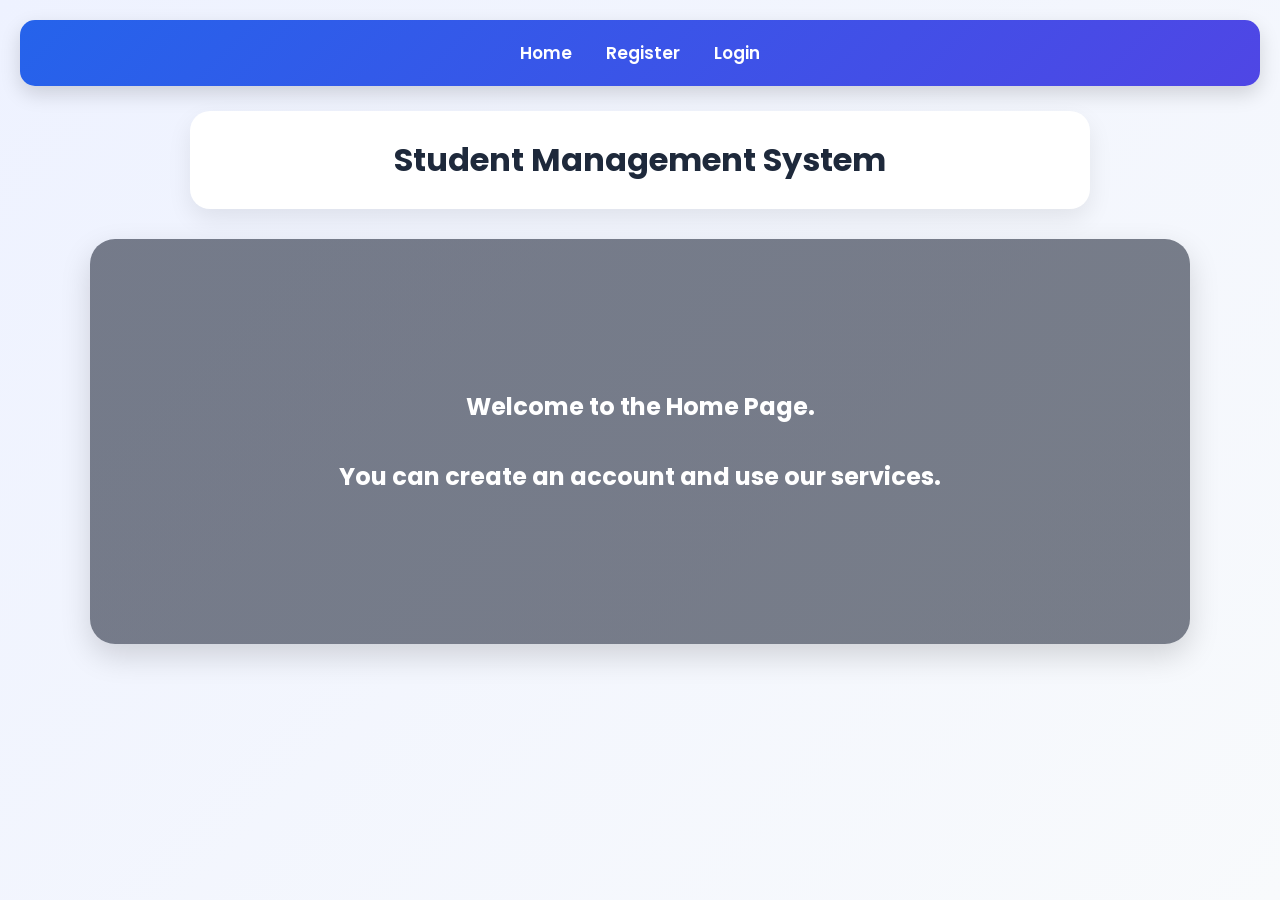
<file: index.html>
<!DOCTYPE html>
<html lang="en">
<head>
    <meta charset="UTF-8">
    <meta name="viewport" content="width=device-width, initial-scale=1.0">
    <title>Home</title>
    <link rel="stylesheet" href="styles.css">
</head>
<body>
    <nav>
        <a href="index.html">Home</a>
        <a href="Register.html">Register</a>
        <a href="Login.html">Login</a>
    </nav>
    
    <h1 id="title">Student Management System</h1>
    <h2 id="content">Welcome to the Home Page.<br><br>
    You can create an account and use our services.</h2>    
</body>
</html>
</file>
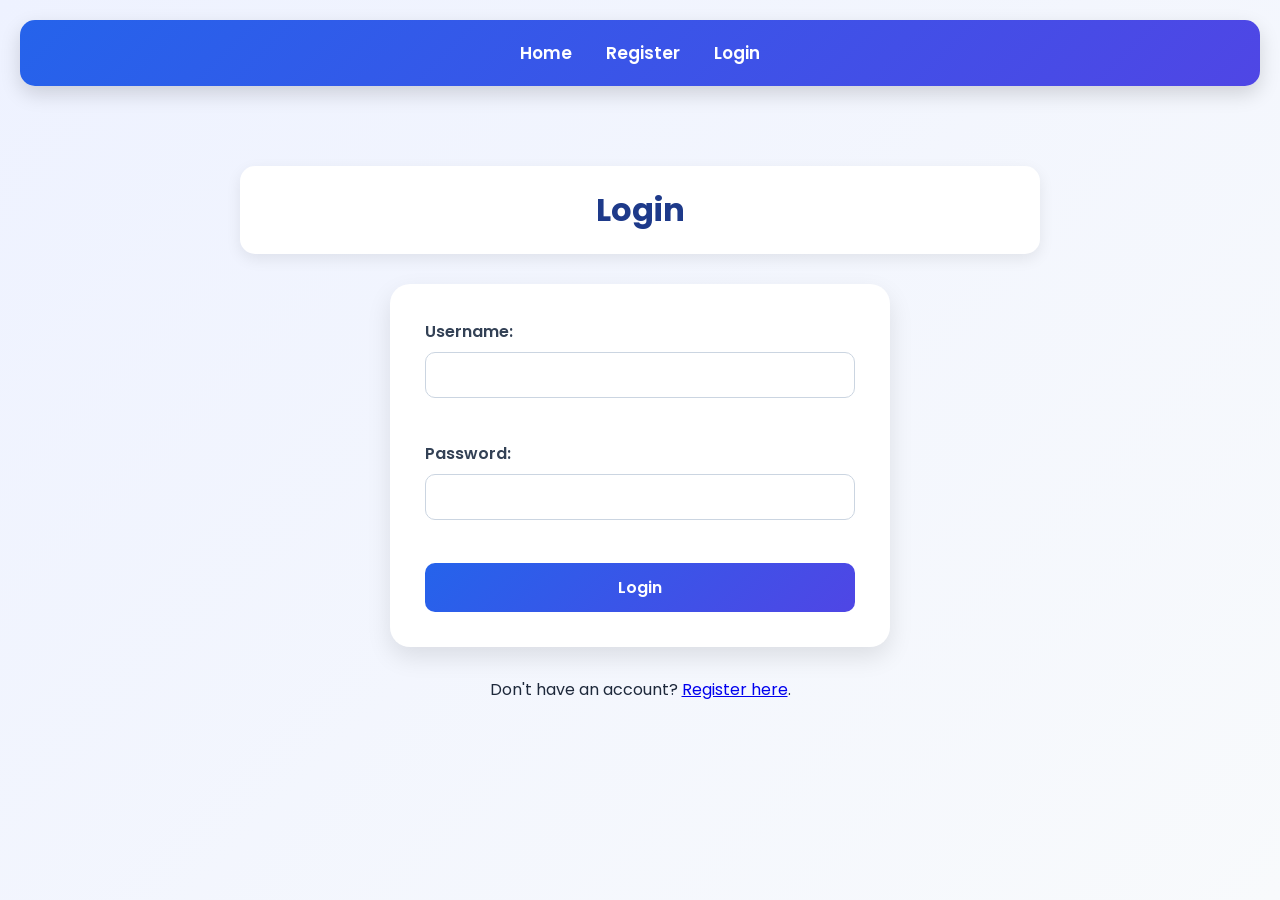
<file: Login.html>
<!DOCTYPE html>
<html lang="en">
<head>
    <meta charset="UTF-8">
    <meta name="viewport" content="width=device-width, initial-scale=1.0">
    <title>Login</title>
    <link rel="stylesheet" href="styles.css">
</head>
<body>
    <nav>
        <a href="index.html">Home</a>
        <a href="Register.html">Register</a>
        <a href="Login.html">Login</a>
    </nav>
    <br><br>
    <h1 id="reg">Login</h1>
    <form id="login-form">
        <label for="username">Username:</label>
        <input type="text" id="username" name="username"><br><br>
        <p id="login-username-error"></p>
        <label for="password">Password:</label>
        <input type="password" id="password" name="password"><br><br>
        <p id="login-password-error"></p>
        <input type="submit" value="Login">
    </form>
    <p id="tologin">Don't have an account? <a href="Register.html">Register here</a>.</p>
    <script src="script2.js"></script>
</body>
</html>
</file>
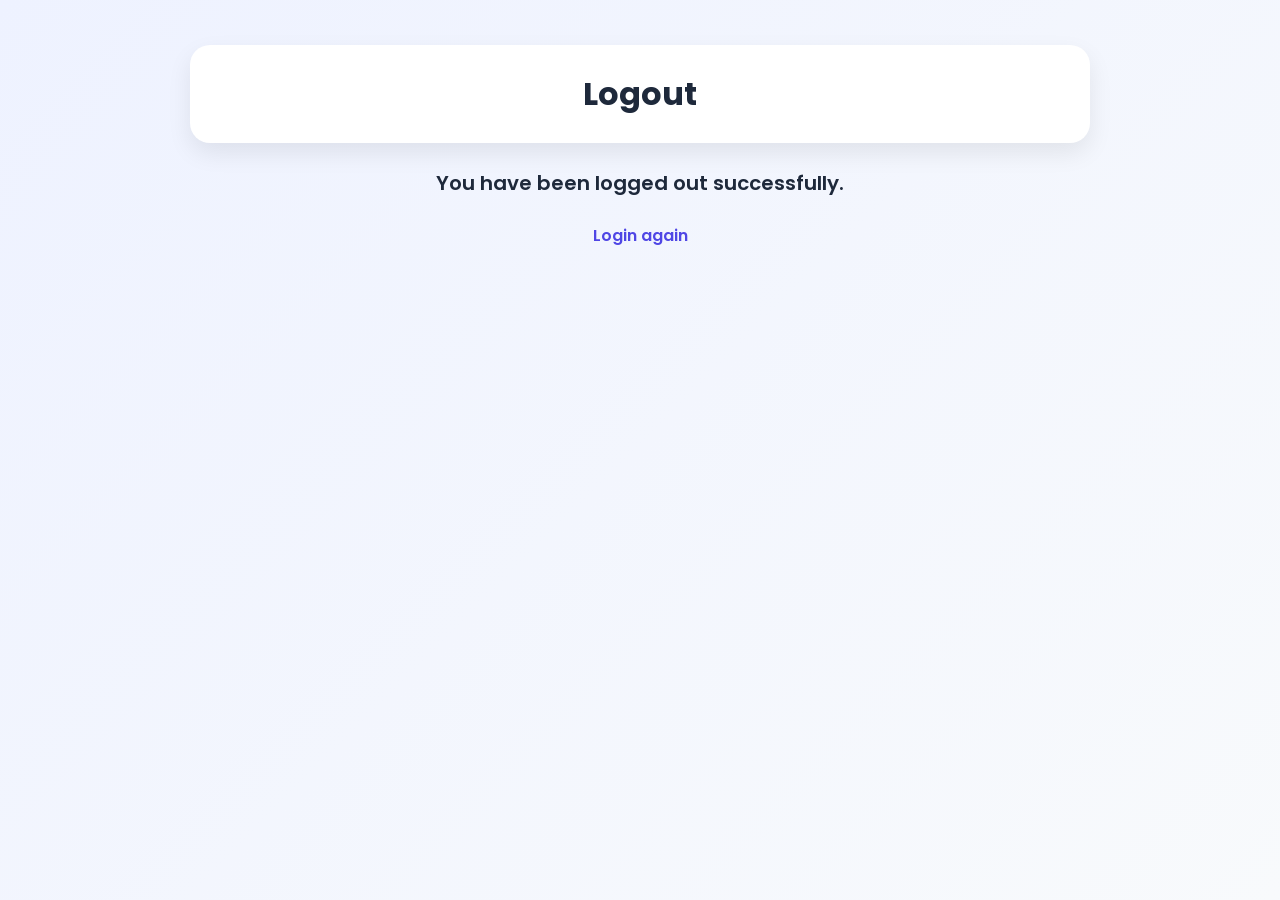
<file: logout.html>
<!DOCTYPE html>
<html lang="en">
<head>
    <meta charset="UTF-8">
    <meta name="viewport" content="width=device-width, initial-scale=1.0">
    <title>Logout</title>
    <link rel="stylesheet" href="styles.css">
    
</head>
<body>
    <h1 id="title">Logout</h1>
    <p id="logout">You have been logged out successfully.</p>
    <a id="login-link" href="Login.html">Login again</a>
    <script src="script2.js"></script>
</body>
</html>
</file>
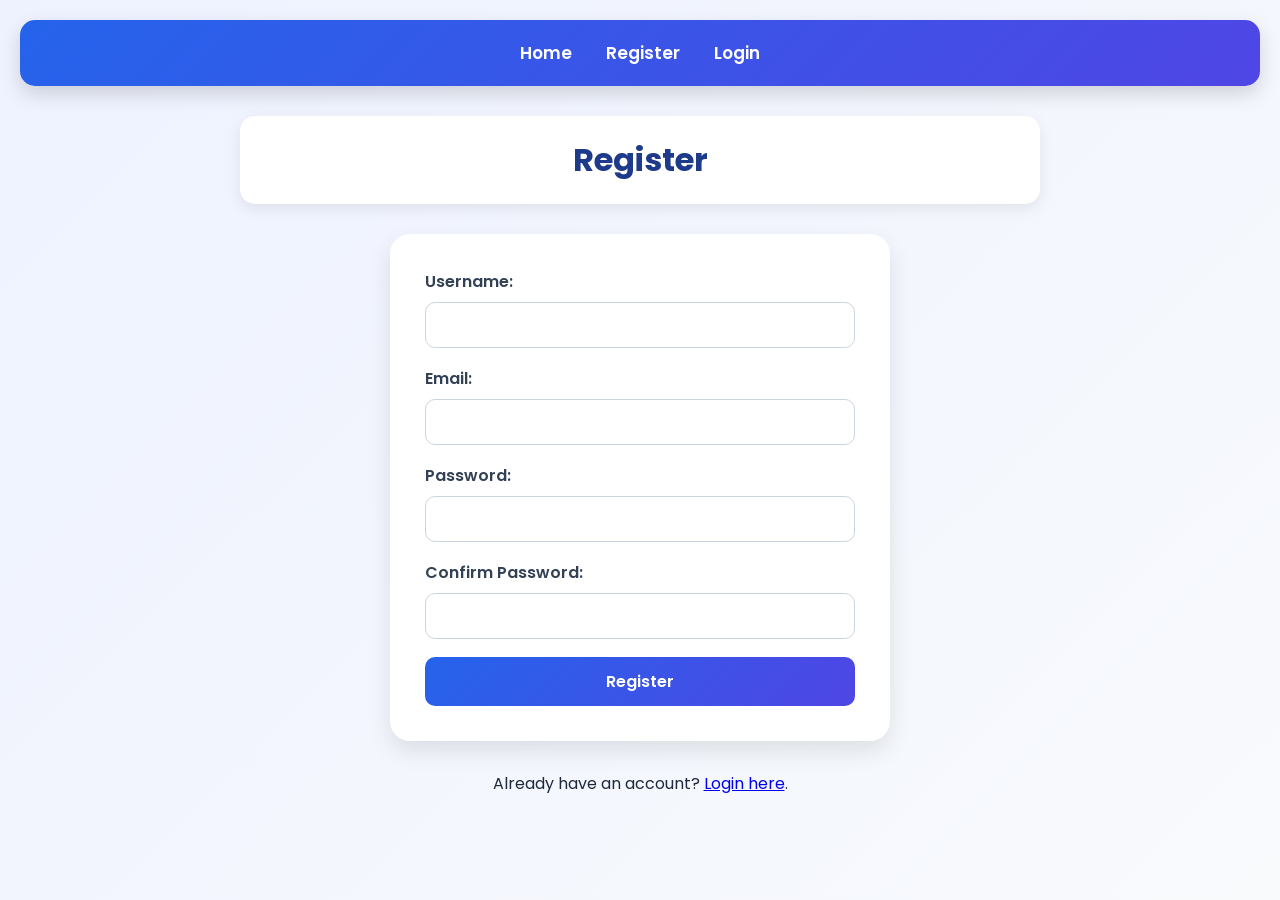
<file: Register.html>
<!DOCTYPE html>
<html lang="en">
<head>
    <meta charset="UTF-8">
    <meta name="viewport" content="width=device-width, initial-scale=1.0">
    <title>Register</title>
    <link rel="stylesheet" href="styles.css">
</head>
<body>
    <nav>
        <a href="index.html">Home</a>
        <a href="Register.html">Register</a>
        <a href="Login.html">Login</a>
    </nav>
    <h1 id="reg">Register</h1>   
    <form id="reg-form">
        <label for="username">Username:</label>
        <input type="text" id="username" name="username">
        <p id="username-error"></p>
        <label for="email">Email:</label>
        <input type="email" id="email" name="email">
        <p id="email-error"></p>
        <label for="password">Password:</label>
        <input type="password" id="password" name="password">
        <p id="password-error"></p>
        <label for="confirm_password">Confirm Password:</label>
        <input type="password" id="confirm_password" name="confirm_password">
        <p id="confirm-password-error"></p>
        <input type="submit" value="Register">

    </form>
    <p id="tologin">Already have an account? <a href="Login.html">Login here</a>.</p>

    <script src="script2.js"></script>
</body>
</html>
</file>
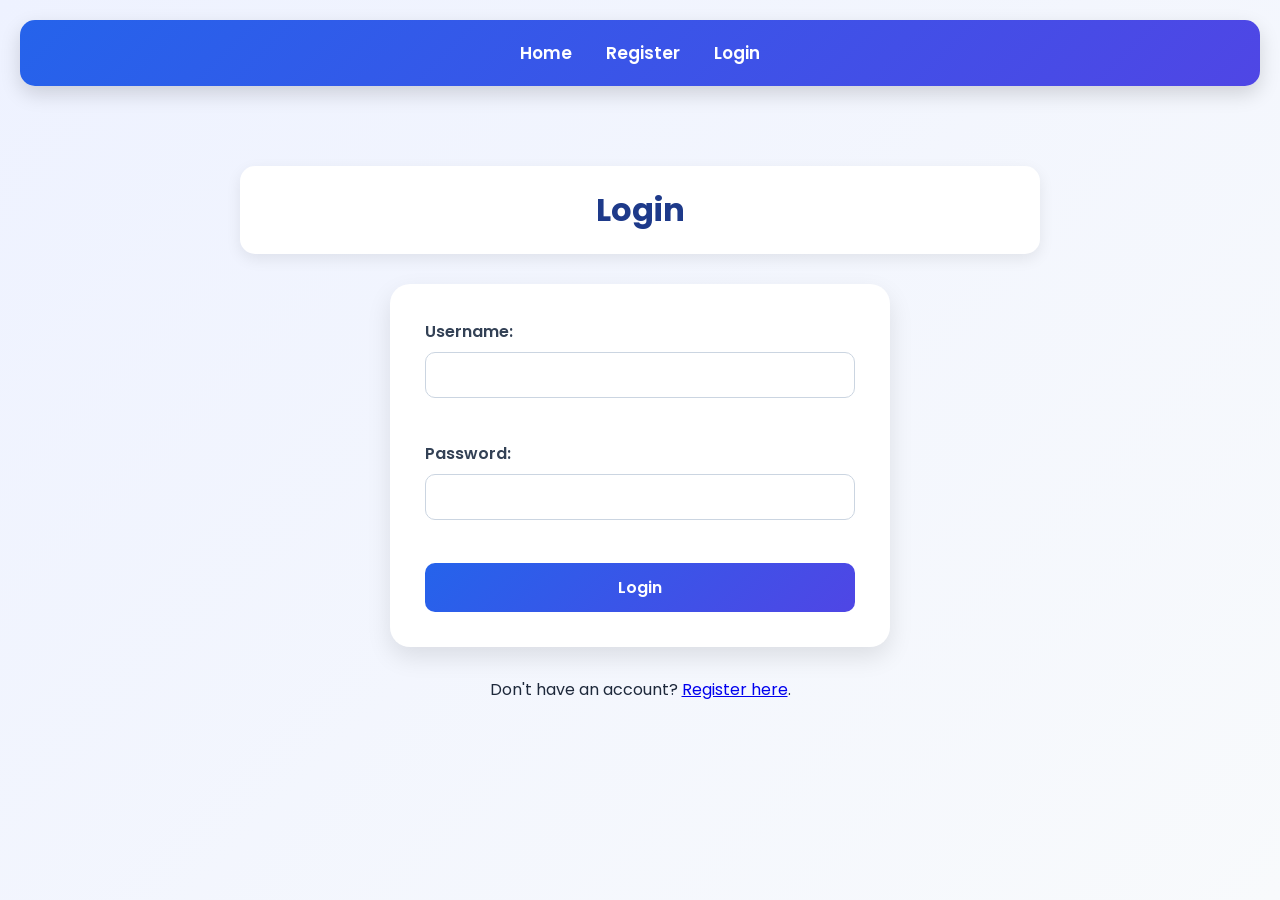
<file: viewstudents.html>
<!DOCTYPE html>
<html lang="en">
<head>
    <meta charset="UTF-8">
    <meta name="viewport" content="width=device-width, initial-scale=1.0">
    <title>View Students</title>
    <link rel="stylesheet" href="styles.css">
</head>
<body>
            <nav>
                <a href="dashboard.html">Dashboard</a>
                <a href="addstudents.html">Add Students</a>
                <a href="viewstudents.html">View Students</a>
                <a href="logout.html">Logout</a>
            </nav>
    <h1 id="reg">View Students</h1>
    <p id="view-students-error" style="text-align:center;"></p>
    <table border="1">
    <thead>
        <tr>
            <th>ID</th>
            <th>Name</th>
            <th>CGPA</th>
            <th>Branch</th>
            <th>Actions</th>
        </tr>
    </thead>

    <tbody id="student-table"></tbody>
</table>

<script src="script2.js"></script>
    
    

    <!--<script>
        (function () {
            const tableBody = document.getElementById('students-body');
            const errEl = document.getElementById('view-students-error');

            function renderStudents(students) {
                tableBody.innerHTML = '';
                if (!students || students.length === 0) {
                    const tr = document.createElement('tr');
                    const td = document.createElement('td');
                    td.colSpan = 6;
                    td.textContent = 'No students found.';
                    tr.appendChild(td);
                    tableBody.appendChild(tr);
                    return;
                }

                students.forEach((s) => {
                    const tr = document.createElement('tr');
                    tr.innerHTML = `
                        <td>${s.name}</td>
                        <td>${s.id}</td>
                        <td>${s.cgpa}</td>
                        <td>${s.branch}</td>
                        <td><a href="editstudents.html?id=${encodeURIComponent(s.id)}">Edit</a></td>
                        <td><button type="button" onclick="deleteStudent('${s.id}')">Delete</button></td>
                    `;
                    tableBody.appendChild(tr);
                });
            }

            window.deleteStudent = function (id) {
                try {
                    const students = JSON.parse(localStorage.getItem('students') || '[]');
                    const updated = students.filter((s) => String(s.id) !== String(id));
                    localStorage.setItem('students', JSON.stringify(updated));
                    renderStudents(updated);
                } catch (e) {
                    if (errEl) errEl.textContent = 'Failed to delete student.';
                }
            };

            let students = [];
            try {
                students = JSON.parse(localStorage.getItem('students') || '[]');
            } catch (e) {
                students = [];
            }

            if (errEl) errEl.textContent = '';
            renderStudents(students);
        })();
    </script>-->
</body>
</html>
</file>
<file: styles.css>
@import url('https://fonts.googleapis.com/css2?family=Poppins:wght@300;400;500;600;700&display=swap');

*{
    margin:0;
    padding:0;
    box-sizing:border-box;
    font-family:'Poppins',sans-serif;
}

body{
    background:linear-gradient(135deg,#eef2ff,#f8fafc);
    color:#1e293b;
    min-height:100vh;
    padding:20px;
}

/* NAVBAR */
nav{
    background:linear-gradient(135deg,#2563eb,#4f46e5);
    padding:20px;
    text-align:center;
    border-radius:15px;
    box-shadow:0 8px 20px rgba(0,0,0,0.15);
}

nav a{
    color:white;
    text-decoration:none;
    margin:0 15px;
    font-size:17px;
    font-weight:600;
    transition:0.3s;
}

nav a:hover{
    color:#facc15;
}

/* TITLE */
#title{
    text-align:center;
    margin:25px auto;
    padding:25px;
    background:white;
    border-radius:20px;
    max-width:900px;
    box-shadow:0 10px 25px rgba(0,0,0,0.08);
}

#title h1{
    color:#1e3a8a;
}

/* HOME CONTENT */
#content{
    margin:30px auto;
    padding:150px 40px;
    text-align:center;
    border-radius:25px;
    max-width:1100px;
    color:white;

    background:
    linear-gradient(
        rgba(15,23,42,0.55),
        rgba(15,23,42,0.55)
    ),
    url('https://images.unsplash.com/photo-1523240795612-9a054b0db644');

    background-size:cover;
    background-position:center;
    box-shadow:0 12px 30px rgba(0,0,0,0.15);
}

#content h2{
    font-size:42px;
    margin-bottom:15px;
}

#content p{
    font-size:18px;
}

/* REGISTRATION HEADING */
#reg{
    text-align:center;
    margin:30px auto;
    padding:20px;
    background:white;
    max-width:800px;
    border-radius:15px;
    color:#1e3a8a;
    box-shadow:0 5px 15px rgba(0,0,0,0.08);
}

/* FORM */
#reg-form,
#login-form{
    width:500px;
    max-width:90%;
    margin:30px auto;
    background:white;
    padding:35px;
    border-radius:20px;
    box-shadow:0 10px 25px rgba(0,0,0,0.1);
}

#reg-form label,
#login-form label{
    display:block;
    text-align:left;
    margin-bottom:8px;
    font-weight:600;
    color:#334155;
}

#reg-form input[type="text"],
#reg-form input[type="email"],
#reg-form input[type="password"],
#login-form input[type="text"],
#login-form input[type="password"]{
    width:100%;
    padding:12px;
    margin-bottom:18px;
    border:1px solid #cbd5e1;
    border-radius:10px;
    outline:none;
    transition:0.3s;
}

#reg-form input:focus,
#login-form input:focus{
    border-color:#4f46e5;
    box-shadow:0 0 10px rgba(79,70,229,0.2);
}

#reg-form input[type="submit"],
#login-form input[type="submit"]{
    width:100%;
    padding:12px;
    background:linear-gradient(135deg,#2563eb,#4f46e5);
    color:white;
    border:none;
    border-radius:10px;
    cursor:pointer;
    font-size:16px;
    font-weight:600;
    transition:0.3s;
}

#reg-form input[type="submit"]:hover,
#login-form input[type="submit"]:hover{
    transform:translateY(-2px);
}

/* LOGIN TEXT */
#tologin{
    text-align:center;
    margin-top:15px;
}

/* DASHBOARD LINKS */
#dashboard-links{
    list-style:none;
    text-align:center;
    margin:30px;
}

#dashboard-links li{
    margin:15px 0;
}

#dashboard-links a{
    display:inline-block;
    text-decoration:none;
    background:#4f46e5;
    color:white;
    padding:12px 25px;
    border-radius:10px;
    transition:0.3s;
}

#dashboard-links a:hover{
    background:#2563eb;
}

/* TABLES */
table{
    width:90%;
    margin:30px auto;
    border-collapse:collapse;
    overflow:hidden;
    border-radius:15px;
    background:white;
    box-shadow:0 10px 20px rgba(0,0,0,0.08);
}

th{
    background:#4f46e5;
    color:white;
    padding:15px;
}

td{
    padding:12px;
    text-align:center;
    border-bottom:1px solid #e2e8f0;
}

tr:hover{
    background:#eef2ff;
}

/* LOGOUT */
#logout{
    text-align:center;
    margin:25px;
    font-size:20px;
    font-weight:600;
}

/* LOGIN LINK */
#login-link{
    display:block;
    text-align:center;
    text-decoration:none;
    margin-top:20px;
    color:#4f46e5;
    font-weight:600;
}

#login-link:hover{
    color:#1e40af;
}

/* RESPONSIVE */
@media(max-width:768px){

    nav a{
        display:block;
        margin:10px 0;
    }

    #content{
        padding:80px 20px;
    }

    #content h2{
        font-size:28px;
    }

    table{
        width:100%;
        font-size:14px;
    }
}
</file>
